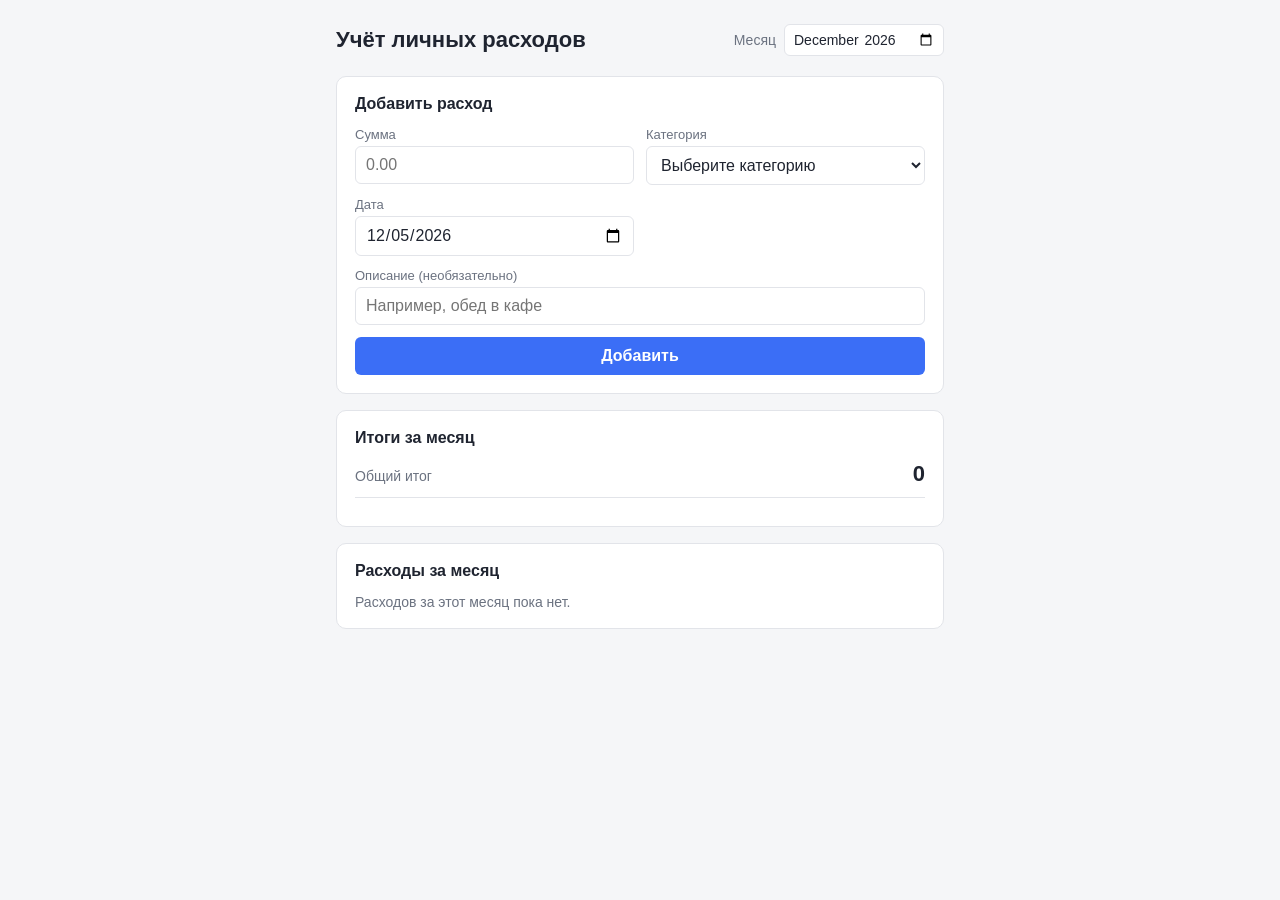
<file: index.html>
<!DOCTYPE html>
<html lang="ru">
<head>
  <meta charset="UTF-8">
  <meta name="viewport" content="width=device-width, initial-scale=1.0">
  <title>Учёт личных расходов студента</title>
  <link rel="stylesheet" href="style.css">
</head>
<body>
  <div class="app">
    <header class="app__header">
      <h1>Учёт личных расходов</h1>
      <label class="month-picker">
        Месяц
        <input type="month" id="month-input">
      </label>
    </header>

    <section class="card">
      <h2>Добавить расход</h2>
      <form id="expense-form" novalidate>
        <div class="field">
          <label for="amount">Сумма</label>
          <input type="number" id="amount" name="amount" min="0.01" step="0.01" placeholder="0.00">
        </div>
        <div class="field">
          <label for="category">Категория</label>
          <select id="category" name="category">
            <option value="" disabled selected>Выберите категорию</option>
            <option value="Еда">Еда</option>
            <option value="Транспорт">Транспорт</option>
            <option value="Жильё">Жильё</option>
            <option value="Учёба">Учёба</option>
            <option value="Развлечения">Развлечения</option>
            <option value="Здоровье">Здоровье</option>
            <option value="Прочее">Прочее</option>
          </select>
        </div>
        <div class="field">
          <label for="date">Дата</label>
          <input type="date" id="date" name="date">
        </div>
        <div class="field field--wide">
          <label for="description">Описание <span class="optional">(необязательно)</span></label>
          <input type="text" id="description" name="description" placeholder="Например, обед в кафе" maxlength="200">
        </div>
        <div class="field field--action">
          <button type="submit">Добавить</button>
        </div>
      </form>
      <p id="form-error" class="form-error" role="alert" hidden></p>
    </section>

    <section class="card">
      <h2>Итоги за месяц</h2>
      <div class="totals">
        <div class="totals__grand">
          <span class="totals__label">Общий итог</span>
          <span class="totals__value" id="grand-total">0</span>
        </div>
        <ul class="totals__categories" id="category-totals"></ul>
      </div>
    </section>

    <section class="card">
      <h2>Расходы за месяц</h2>
      <ul class="expense-list" id="expense-list"></ul>
      <p class="empty-state" id="empty-state" hidden>Расходов за этот месяц пока нет.</p>
    </section>
  </div>

  <script src="app.js"></script>
</body>
</html>
</file>
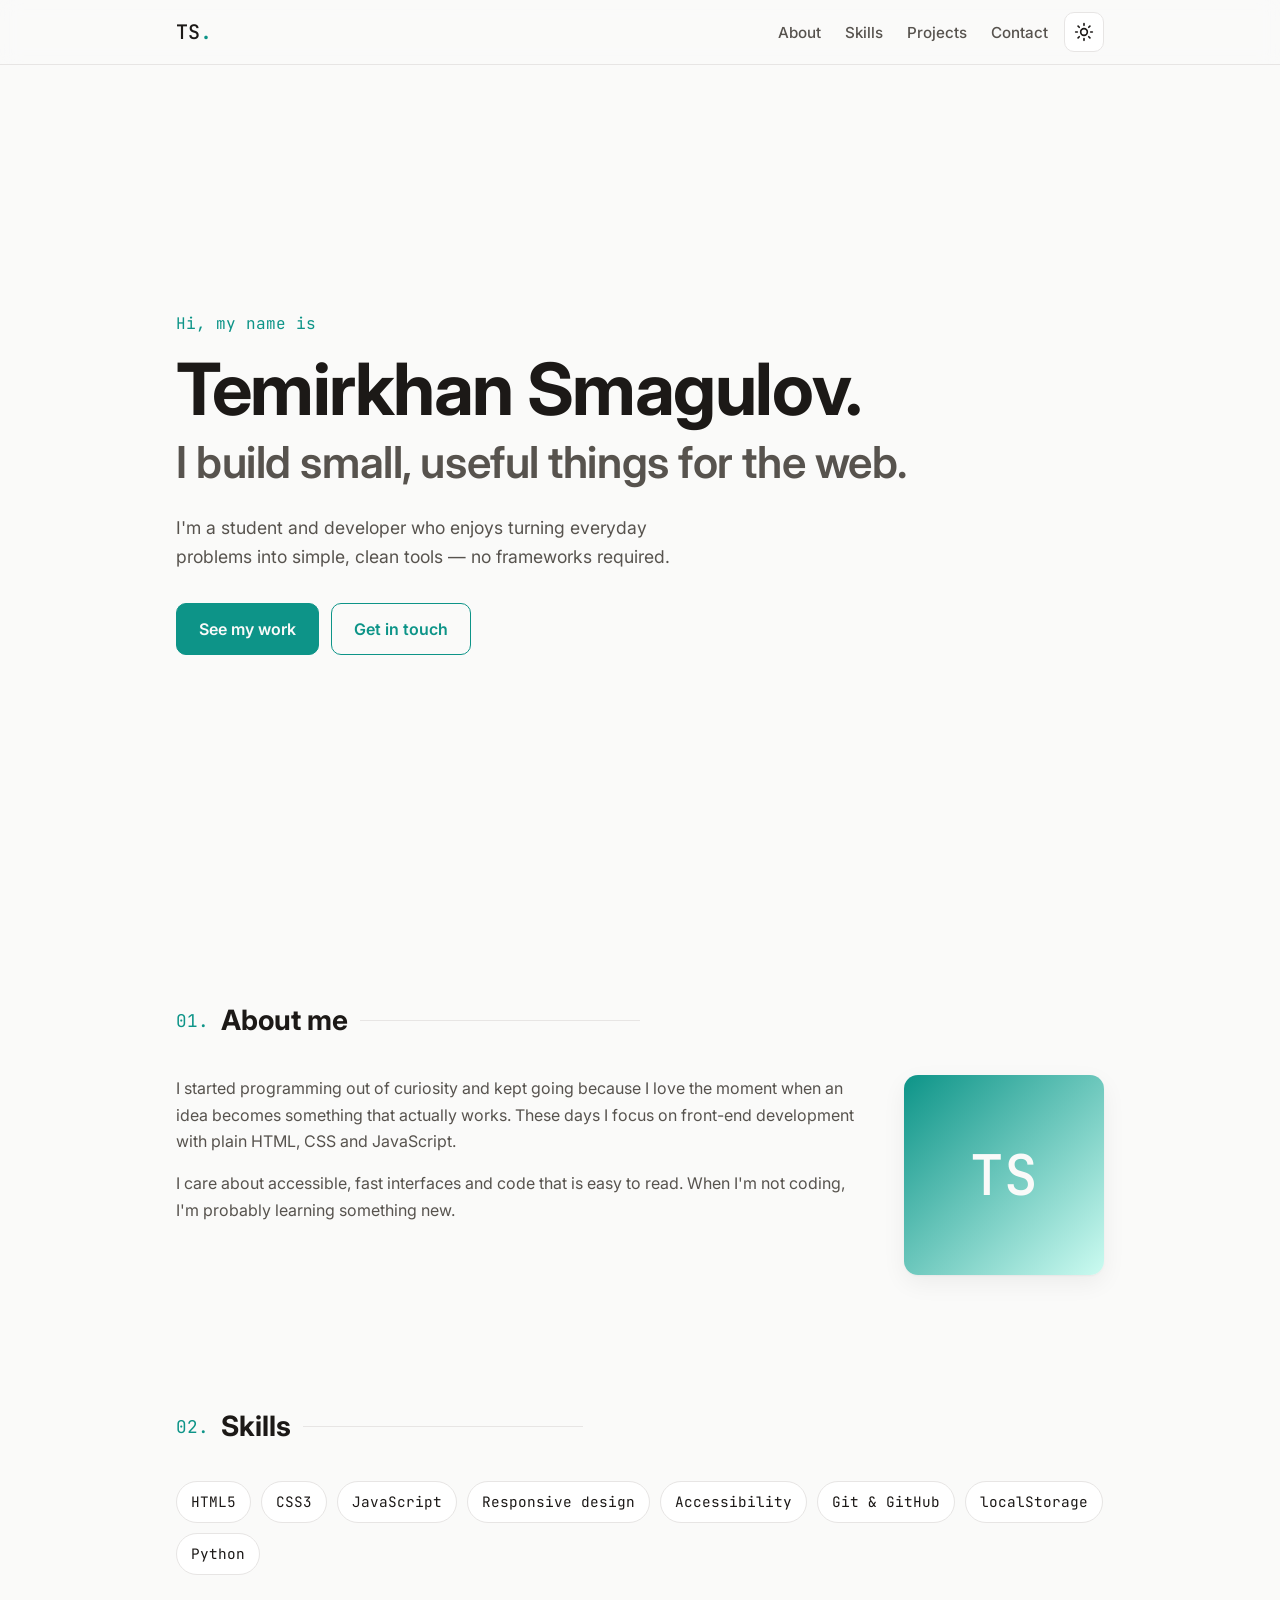
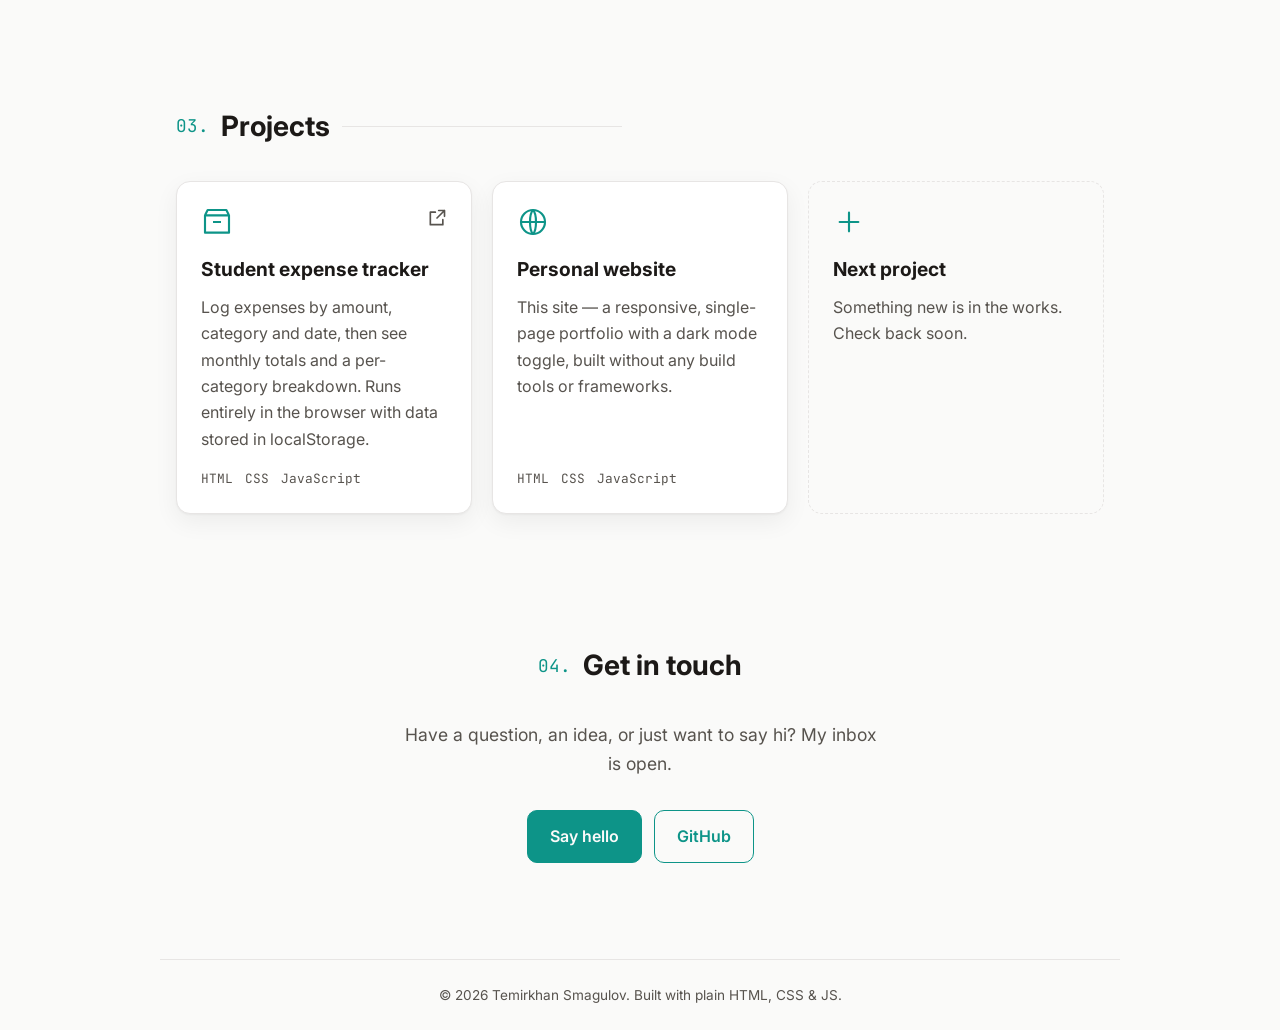
<file: website/index.html>
<!DOCTYPE html>
<html lang="en">
<head>
  <meta charset="UTF-8">
  <meta name="viewport" content="width=device-width, initial-scale=1.0">
  <title>Temirkhan Smagulov</title>
  <meta name="description" content="Personal website of Temirkhan Smagulov — student and developer.">
  <link rel="preconnect" href="https://fonts.googleapis.com">
  <link rel="preconnect" href="https://fonts.gstatic.com" crossorigin>
  <link href="https://fonts.googleapis.com/css2?family=Inter:wght@400;500;600;700&family=JetBrains+Mono:wght@400;500&display=swap" rel="stylesheet">
  <link rel="stylesheet" href="style.css">
  <script>
    // Apply saved theme before paint to avoid a flash.
    try {
      var saved = localStorage.getItem('theme');
      if (saved) document.documentElement.dataset.theme = saved;
    } catch (e) {}
  </script>
</head>
<body>
  <a class="skip-link" href="#main">Skip to content</a>

  <header class="site-header">
    <nav class="nav container" aria-label="Main">
      <a class="nav__logo" href="#top">TS<span>.</span></a>
      <ul class="nav__links">
        <li><a href="#about">About</a></li>
        <li><a href="#skills">Skills</a></li>
        <li><a href="#projects">Projects</a></li>
        <li><a href="#contact">Contact</a></li>
      </ul>
      <button class="theme-toggle" id="theme-toggle" type="button" aria-label="Toggle dark mode">
        <svg class="icon-sun" viewBox="0 0 24 24" width="20" height="20" aria-hidden="true"><circle cx="12" cy="12" r="4" fill="none" stroke="currentColor" stroke-width="2"/><path d="M12 2v2M12 20v2M4.9 4.9l1.4 1.4M17.7 17.7l1.4 1.4M2 12h2M20 12h2M4.9 19.1l1.4-1.4M17.7 6.3l1.4-1.4" stroke="currentColor" stroke-width="2" stroke-linecap="round"/></svg>
        <svg class="icon-moon" viewBox="0 0 24 24" width="20" height="20" aria-hidden="true"><path d="M21 12.8A9 9 0 1 1 11.2 3a7 7 0 0 0 9.8 9.8z" fill="none" stroke="currentColor" stroke-width="2" stroke-linejoin="round"/></svg>
      </button>
    </nav>
  </header>

  <main id="main">
    <section class="hero container" id="top">
      <p class="hero__eyebrow">Hi, my name is</p>
      <h1 class="hero__title">Temirkhan Smagulov.</h1>
      <p class="hero__subtitle">I build small, useful things for the web.</p>
      <p class="hero__text">
        I'm a student and developer who enjoys turning everyday problems into
        simple, clean tools — no frameworks required.
      </p>
      <div class="hero__actions">
        <a class="btn btn--primary" href="#projects">See my work</a>
        <a class="btn btn--ghost" href="#contact">Get in touch</a>
      </div>
    </section>

    <section class="section container" id="about">
      <h2 class="section__title"><span>01.</span> About me</h2>
      <div class="about">
        <div class="about__text">
          <p>
            I started programming out of curiosity and kept going because I
            love the moment when an idea becomes something that actually works.
            These days I focus on front-end development with plain HTML, CSS
            and JavaScript.
          </p>
          <p>
            I care about accessible, fast interfaces and code that is easy to
            read. When I'm not coding, I'm probably learning something new.
          </p>
        </div>
        <div class="about__avatar" aria-hidden="true">TS</div>
      </div>
    </section>

    <section class="section container" id="skills">
      <h2 class="section__title"><span>02.</span> Skills</h2>
      <ul class="skills">
        <li>HTML5</li>
        <li>CSS3</li>
        <li>JavaScript</li>
        <li>Responsive design</li>
        <li>Accessibility</li>
        <li>Git &amp; GitHub</li>
        <li>localStorage</li>
        <li>Python</li>
      </ul>
    </section>

    <section class="section container" id="projects">
      <h2 class="section__title"><span>03.</span> Projects</h2>
      <div class="projects">
        <article class="project">
          <div class="project__head">
            <svg viewBox="0 0 24 24" width="32" height="32" aria-hidden="true"><path d="M3 7h18v13H3zM3 7l2-4h14l2 4M9 12h6" fill="none" stroke="currentColor" stroke-width="1.6" stroke-linejoin="round"/></svg>
            <a class="project__link" href="https://github.com/temirkhansmagulov/TestRepository" target="_blank" rel="noopener" aria-label="Expense tracker on GitHub">
              <svg viewBox="0 0 24 24" width="20" height="20" aria-hidden="true"><path d="M14 3h7v7M21 3l-9 9M19 14v6H4V5h6" fill="none" stroke="currentColor" stroke-width="2" stroke-linecap="round" stroke-linejoin="round"/></svg>
            </a>
          </div>
          <h3>Student expense tracker</h3>
          <p>
            Log expenses by amount, category and date, then see monthly totals
            and a per-category breakdown. Runs entirely in the browser with
            data stored in localStorage.
          </p>
          <ul class="project__tags"><li>HTML</li><li>CSS</li><li>JavaScript</li></ul>
        </article>

        <article class="project">
          <div class="project__head">
            <svg viewBox="0 0 24 24" width="32" height="32" aria-hidden="true"><circle cx="12" cy="12" r="9" fill="none" stroke="currentColor" stroke-width="1.6"/><path d="M3 12h18M12 3c3 3 3 15 0 18M12 3c-3 3-3 15 0 18" fill="none" stroke="currentColor" stroke-width="1.6"/></svg>
          </div>
          <h3>Personal website</h3>
          <p>
            This site — a responsive, single-page portfolio with a dark mode
            toggle, built without any build tools or frameworks.
          </p>
          <ul class="project__tags"><li>HTML</li><li>CSS</li><li>JavaScript</li></ul>
        </article>

        <article class="project project--placeholder">
          <div class="project__head">
            <svg viewBox="0 0 24 24" width="32" height="32" aria-hidden="true"><path d="M12 5v14M5 12h14" fill="none" stroke="currentColor" stroke-width="1.6" stroke-linecap="round"/></svg>
          </div>
          <h3>Next project</h3>
          <p>Something new is in the works. Check back soon.</p>
        </article>
      </div>
    </section>

    <section class="section container contact" id="contact">
      <h2 class="section__title"><span>04.</span> Get in touch</h2>
      <p>
        Have a question, an idea, or just want to say hi? My inbox is open.
      </p>
      <div class="hero__actions">
        <a class="btn btn--primary" href="mailto:temirhan.smagulov@gmail.com">Say hello</a>
        <a class="btn btn--ghost" href="https://github.com/temirkhansmagulov" target="_blank" rel="noopener">GitHub</a>
      </div>
    </section>
  </main>

  <footer class="site-footer container">
    <p>&copy; <span id="year"></span> Temirkhan Smagulov. Built with plain HTML, CSS &amp; JS.</p>
  </footer>

  <script src="script.js"></script>
</body>
</html>
</file>
<file: style.css>
:root {
  --bg: #f5f6f8;
  --card-bg: #ffffff;
  --border: #e2e4e9;
  --text: #1f2430;
  --text-muted: #6b7280;
  --accent: #3b6ef6;
  --danger: #e0453f;
  --radius: 10px;
}

* {
  box-sizing: border-box;
}

body {
  margin: 0;
  font-family: -apple-system, BlinkMacSystemFont, "Segoe UI", Roboto, Helvetica, Arial, sans-serif;
  background: var(--bg);
  color: var(--text);
}

.app {
  max-width: 640px;
  margin: 0 auto;
  padding: 24px 16px 64px;
}

.app__header {
  display: flex;
  align-items: center;
  justify-content: space-between;
  flex-wrap: wrap;
  gap: 12px;
  margin-bottom: 20px;
}

.app__header h1 {
  font-size: 22px;
  margin: 0;
}

.month-picker {
  display: flex;
  align-items: center;
  gap: 8px;
  font-size: 14px;
  color: var(--text-muted);
}

.month-picker input {
  font: inherit;
  padding: 6px 8px;
  border: 1px solid var(--border);
  border-radius: 6px;
}

.card {
  background: var(--card-bg);
  border: 1px solid var(--border);
  border-radius: var(--radius);
  padding: 18px;
  margin-bottom: 16px;
}

.card h2 {
  margin: 0 0 14px;
  font-size: 16px;
}

form {
  display: grid;
  grid-template-columns: 1fr 1fr;
  gap: 12px;
}

.field {
  display: flex;
  flex-direction: column;
  gap: 4px;
}

.field--wide {
  grid-column: 1 / -1;
}

.field--action {
  grid-column: 1 / -1;
  display: flex;
  align-items: flex-end;
}

label {
  font-size: 13px;
  color: var(--text-muted);
}

.optional {
  font-weight: normal;
  color: var(--text-muted);
}

input, select {
  font: inherit;
  padding: 9px 10px;
  border: 1px solid var(--border);
  border-radius: 6px;
  background: #fff;
  color: var(--text);
  width: 100%;
}

input:focus, select:focus {
  outline: 2px solid var(--accent);
  outline-offset: 1px;
}

button {
  font: inherit;
  font-weight: 600;
  background: var(--accent);
  color: #fff;
  border: none;
  border-radius: 6px;
  padding: 10px 18px;
  cursor: pointer;
  width: 100%;
}

button:hover {
  filter: brightness(1.05);
}

.form-error {
  margin: 12px 0 0;
  padding: 10px 12px;
  background: #fdecea;
  border: 1px solid #f3c2bf;
  color: var(--danger);
  border-radius: 6px;
  font-size: 14px;
}

.totals__grand {
  display: flex;
  justify-content: space-between;
  align-items: baseline;
  padding-bottom: 10px;
  margin-bottom: 10px;
  border-bottom: 1px solid var(--border);
}

.totals__label {
  color: var(--text-muted);
  font-size: 14px;
}

.totals__value {
  font-size: 22px;
  font-weight: 700;
}

.totals__categories {
  list-style: none;
  margin: 0;
  padding: 0;
  display: flex;
  flex-direction: column;
  gap: 8px;
}

.totals__categories li {
  display: flex;
  justify-content: space-between;
  font-size: 14px;
}

.totals__categories li span:last-child {
  font-weight: 600;
}

.expense-list {
  list-style: none;
  margin: 0;
  padding: 0;
  display: flex;
  flex-direction: column;
  gap: 8px;
}

.expense-item {
  display: flex;
  align-items: center;
  justify-content: space-between;
  gap: 12px;
  padding: 10px 12px;
  border: 1px solid var(--border);
  border-radius: 8px;
}

.expense-item__info {
  display: flex;
  flex-direction: column;
  gap: 2px;
  min-width: 0;
}

.expense-item__category {
  font-weight: 600;
  font-size: 14px;
}

.expense-item__meta {
  font-size: 12px;
  color: var(--text-muted);
  overflow: hidden;
  text-overflow: ellipsis;
  white-space: nowrap;
}

.expense-item__amount {
  font-weight: 700;
  white-space: nowrap;
}

.expense-item__delete {
  background: none;
  border: 1px solid var(--border);
  color: var(--danger);
  width: auto;
  padding: 6px 10px;
  font-weight: 600;
  border-radius: 6px;
}

.expense-item__delete:hover {
  background: #fdecea;
}

.empty-state {
  color: var(--text-muted);
  font-size: 14px;
  margin: 0;
}

@media (max-width: 480px) {
  form {
    grid-template-columns: 1fr;
  }
}
</file>
<file: website/style.css>
:root {
  --bg: #fafaf9;
  --surface: #ffffff;
  --text: #1c1917;
  --muted: #57534e;
  --border: #e7e5e4;
  --accent: #0d9488;
  --accent-soft: #ccfbf1;
  --shadow: 0 1px 2px rgba(0, 0, 0, 0.04), 0 8px 24px rgba(0, 0, 0, 0.06);
  --radius: 14px;
  --font: "Inter", system-ui, -apple-system, "Segoe UI", sans-serif;
  --mono: "JetBrains Mono", ui-monospace, monospace;
}

@media (prefers-color-scheme: dark) {
  :root:not([data-theme="light"]) {
    --bg: #0c0f14;
    --surface: #151a21;
    --text: #e7e5e4;
    --muted: #a8a29e;
    --border: #262c35;
    --accent: #2dd4bf;
    --accent-soft: #134e4a;
    --shadow: 0 1px 2px rgba(0, 0, 0, 0.3), 0 8px 24px rgba(0, 0, 0, 0.3);
  }
}

:root[data-theme="dark"] {
  --bg: #0c0f14;
  --surface: #151a21;
  --text: #e7e5e4;
  --muted: #a8a29e;
  --border: #262c35;
  --accent: #2dd4bf;
  --accent-soft: #134e4a;
  --shadow: 0 1px 2px rgba(0, 0, 0, 0.3), 0 8px 24px rgba(0, 0, 0, 0.3);
}

*, *::before, *::after { box-sizing: border-box; }

html { scroll-behavior: smooth; }

body {
  margin: 0;
  font-family: var(--font);
  background: var(--bg);
  color: var(--text);
  line-height: 1.65;
  -webkit-font-smoothing: antialiased;
  transition: background-color 0.2s, color 0.2s;
}

a { color: var(--accent); text-decoration: none; }
a:hover { text-decoration: underline; }

:focus-visible { outline: 2px solid var(--accent); outline-offset: 3px; border-radius: 4px; }

.container {
  width: 100%;
  max-width: 960px;
  margin: 0 auto;
  padding: 0 16px;
}

.skip-link {
  position: absolute;
  left: -9999px;
  top: 8px;
  background: var(--accent);
  color: var(--bg);
  padding: 8px 12px;
  border-radius: 8px;
  z-index: 100;
}
.skip-link:focus { left: 8px; }

/* Header */
.site-header {
  position: sticky;
  top: 0;
  z-index: 10;
  background: color-mix(in srgb, var(--bg) 85%, transparent);
  backdrop-filter: blur(10px);
  border-bottom: 1px solid var(--border);
}

.nav {
  display: flex;
  align-items: center;
  gap: 16px;
  height: 64px;
}

.nav__logo {
  font-family: var(--mono);
  font-weight: 500;
  font-size: 1.25rem;
  color: var(--text);
  margin-right: auto;
}
.nav__logo span { color: var(--accent); }
.nav__logo:hover { text-decoration: none; }

.nav__links {
  display: flex;
  gap: 24px;
  list-style: none;
  margin: 0;
  padding: 0;
}
.nav__links a { color: var(--muted); font-size: 0.95rem; font-weight: 500; }
.nav__links a:hover { color: var(--accent); text-decoration: none; }

.theme-toggle {
  display: grid;
  place-items: center;
  width: 40px;
  height: 40px;
  border: 1px solid var(--border);
  border-radius: 10px;
  background: var(--surface);
  color: var(--text);
  cursor: pointer;
}
.theme-toggle:hover { border-color: var(--accent); color: var(--accent); }
.icon-moon { display: none; }
:root[data-theme="dark"] .icon-sun { display: none; }
:root[data-theme="dark"] .icon-moon { display: block; }
@media (prefers-color-scheme: dark) {
  :root:not([data-theme="light"]) .icon-sun { display: none; }
  :root:not([data-theme="light"]) .icon-moon { display: block; }
}

/* Hero */
.hero {
  min-height: calc(100vh - 64px);
  display: flex;
  flex-direction: column;
  justify-content: center;
  padding-top: 48px;
  padding-bottom: 48px;
}

.hero__eyebrow {
  font-family: var(--mono);
  color: var(--accent);
  margin: 0 0 12px;
}

.hero__title {
  font-size: clamp(2.5rem, 7vw, 4.5rem);
  line-height: 1.1;
  margin: 0;
  letter-spacing: -0.02em;
}

.hero__subtitle {
  font-size: clamp(1.5rem, 4.5vw, 2.75rem);
  line-height: 1.2;
  font-weight: 600;
  color: var(--muted);
  margin: 8px 0 24px;
  letter-spacing: -0.01em;
}

.hero__text { max-width: 540px; color: var(--muted); font-size: 1.1rem; margin: 0; }

.hero__actions { display: flex; flex-wrap: wrap; gap: 12px; margin-top: 32px; }

.btn {
  display: inline-block;
  padding: 12px 22px;
  border-radius: 10px;
  font-weight: 600;
  border: 1px solid var(--accent);
  transition: transform 0.15s, background-color 0.15s;
}
.btn:hover { text-decoration: none; transform: translateY(-2px); }
.btn--primary { background: var(--accent); color: var(--bg); }
.btn--ghost { color: var(--accent); background: transparent; }
.btn--ghost:hover { background: var(--accent-soft); }

/* Sections */
.section { padding-top: 96px; padding-bottom: 32px; scroll-margin-top: 48px; }

.section__title {
  display: flex;
  align-items: center;
  gap: 12px;
  font-size: 1.75rem;
  margin: 0 0 32px;
}
.section__title span { font-family: var(--mono); font-size: 1.1rem; color: var(--accent); font-weight: 400; }
.section__title::after {
  content: "";
  flex: 1;
  max-width: 280px;
  height: 1px;
  background: var(--border);
}

.about {
  display: grid;
  grid-template-columns: 1fr auto;
  gap: 48px;
  align-items: start;
}
.about__text p { color: var(--muted); margin-top: 0; }

.about__avatar {
  width: 200px;
  aspect-ratio: 1;
  display: grid;
  place-items: center;
  border-radius: var(--radius);
  background: linear-gradient(135deg, var(--accent), var(--accent-soft));
  color: var(--bg);
  font-family: var(--mono);
  font-size: 3.5rem;
  font-weight: 500;
  box-shadow: var(--shadow);
}

.skills {
  display: flex;
  flex-wrap: wrap;
  gap: 10px;
  list-style: none;
  padding: 0;
  margin: 0;
}
.skills li {
  font-family: var(--mono);
  font-size: 0.9rem;
  padding: 8px 14px;
  border: 1px solid var(--border);
  border-radius: 999px;
  background: var(--surface);
}

.projects {
  display: grid;
  grid-template-columns: repeat(auto-fill, minmax(260px, 1fr));
  gap: 20px;
}

.project {
  display: flex;
  flex-direction: column;
  padding: 24px;
  background: var(--surface);
  border: 1px solid var(--border);
  border-radius: var(--radius);
  box-shadow: var(--shadow);
  transition: transform 0.2s, border-color 0.2s;
}
.project:hover { transform: translateY(-4px); border-color: var(--accent); }
.project--placeholder { border-style: dashed; box-shadow: none; background: transparent; }

.project__head { display: flex; justify-content: space-between; align-items: center; color: var(--accent); margin-bottom: 16px; }
.project__link { color: var(--muted); }
.project__link:hover { color: var(--accent); }
.project h3 { margin: 0 0 8px; font-size: 1.2rem; }
.project p { color: var(--muted); margin: 0 0 16px; flex: 1; }

.project__tags {
  display: flex;
  flex-wrap: wrap;
  gap: 12px;
  list-style: none;
  padding: 0;
  margin: 0;
  font-family: var(--mono);
  font-size: 0.8rem;
  color: var(--muted);
}

.contact { text-align: center; padding-bottom: 96px; }
.contact .section__title { justify-content: center; }
.contact .section__title::after { display: none; }
.contact p { color: var(--muted); max-width: 480px; margin: 0 auto; font-size: 1.1rem; }
.contact .hero__actions { justify-content: center; }

.site-footer {
  border-top: 1px solid var(--border);
  padding-top: 24px;
  padding-bottom: 24px;
  text-align: center;
  font-size: 0.85rem;
  color: var(--muted);
}
.site-footer p { margin: 0; }

@media (max-width: 640px) {
  .nav__links { display: none; }
  .about { grid-template-columns: 1fr; gap: 32px; }
  .about__avatar { width: 140px; font-size: 2.5rem; }
  .section { padding-top: 64px; }
}

@media (prefers-reduced-motion: reduce) {
  html { scroll-behavior: auto; }
  *, *::before, *::after { transition: none !important; }
}
</file>
